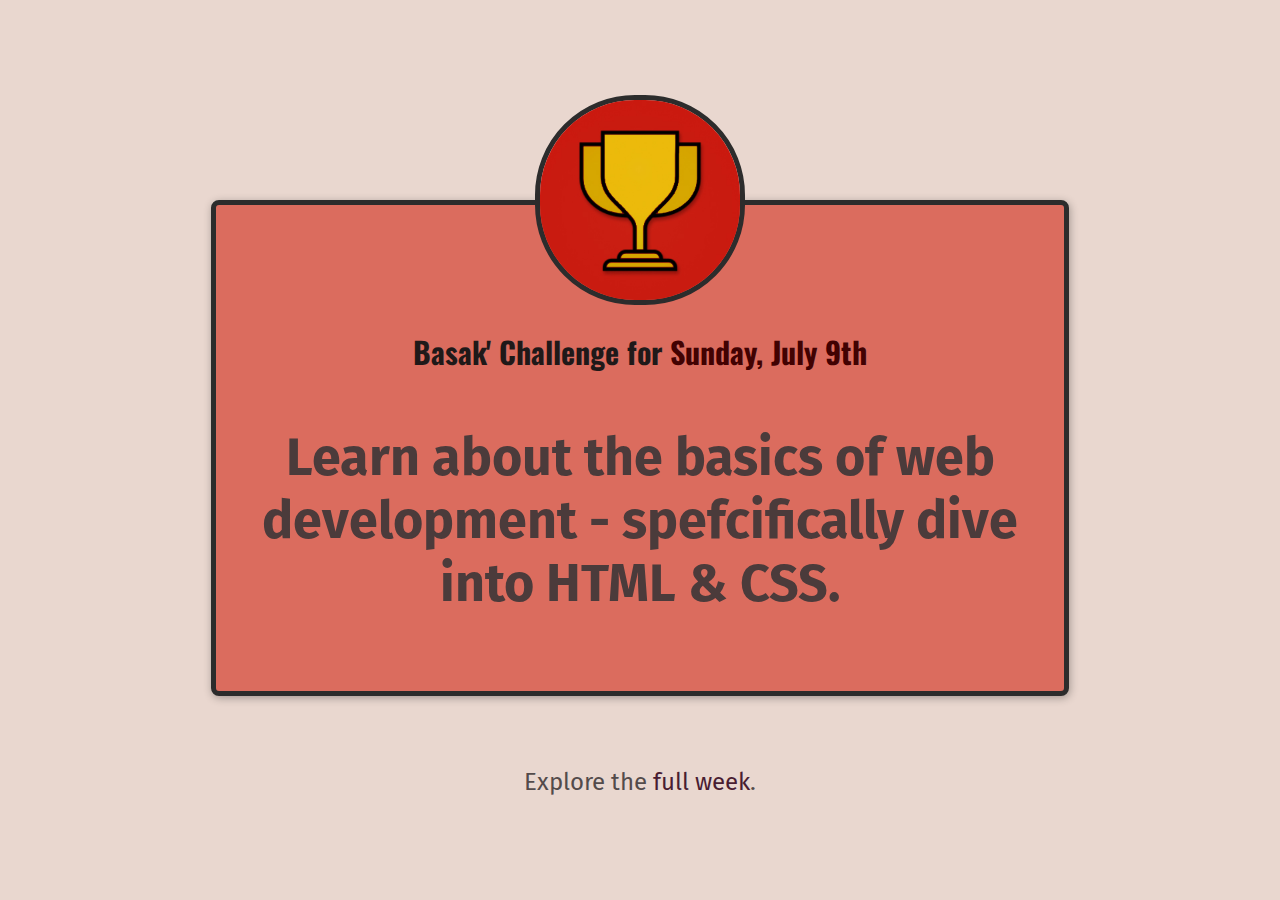
<file: index.html>
<!DOCTYPE html>
<html>
  <head>
    <meta charset="UTF-8" />
    <link rel="preconnect" href="https://fonts.googleapis.com" />
    <link rel="preconnect" href="https://fonts.gstatic.com" crossorigin />
    <link
      href="https://fonts.googleapis.com/css2?family=Fira+Sans:wght@400;700&family=Oswald:wght@700&display=swap"
      rel="stylesheet"
    />
    <link rel="stylesheet" href="styles/shared.css" />
    <link rel="stylesheet" href="styles/daily-challenge.css" />
    <title>My Daily Challenge</title>
  </head>
  <body>
    <main>
      <img src="images/challenges-trophy.jpg" alt="A trophy" />
      <h1>Basak' Challenge for <span>Sunday, July 9th</span></h1>
      <p id="todays-challenge">
        Learn about the basics of web development - spefcifically dive into HTML
        & CSS.
      </p>
    </main>
    <footer>
      <p>
        Explore the
        <a href="full-week.html">full week</a>.
      </p>
    </footer>
  </body>
</html>
</file>
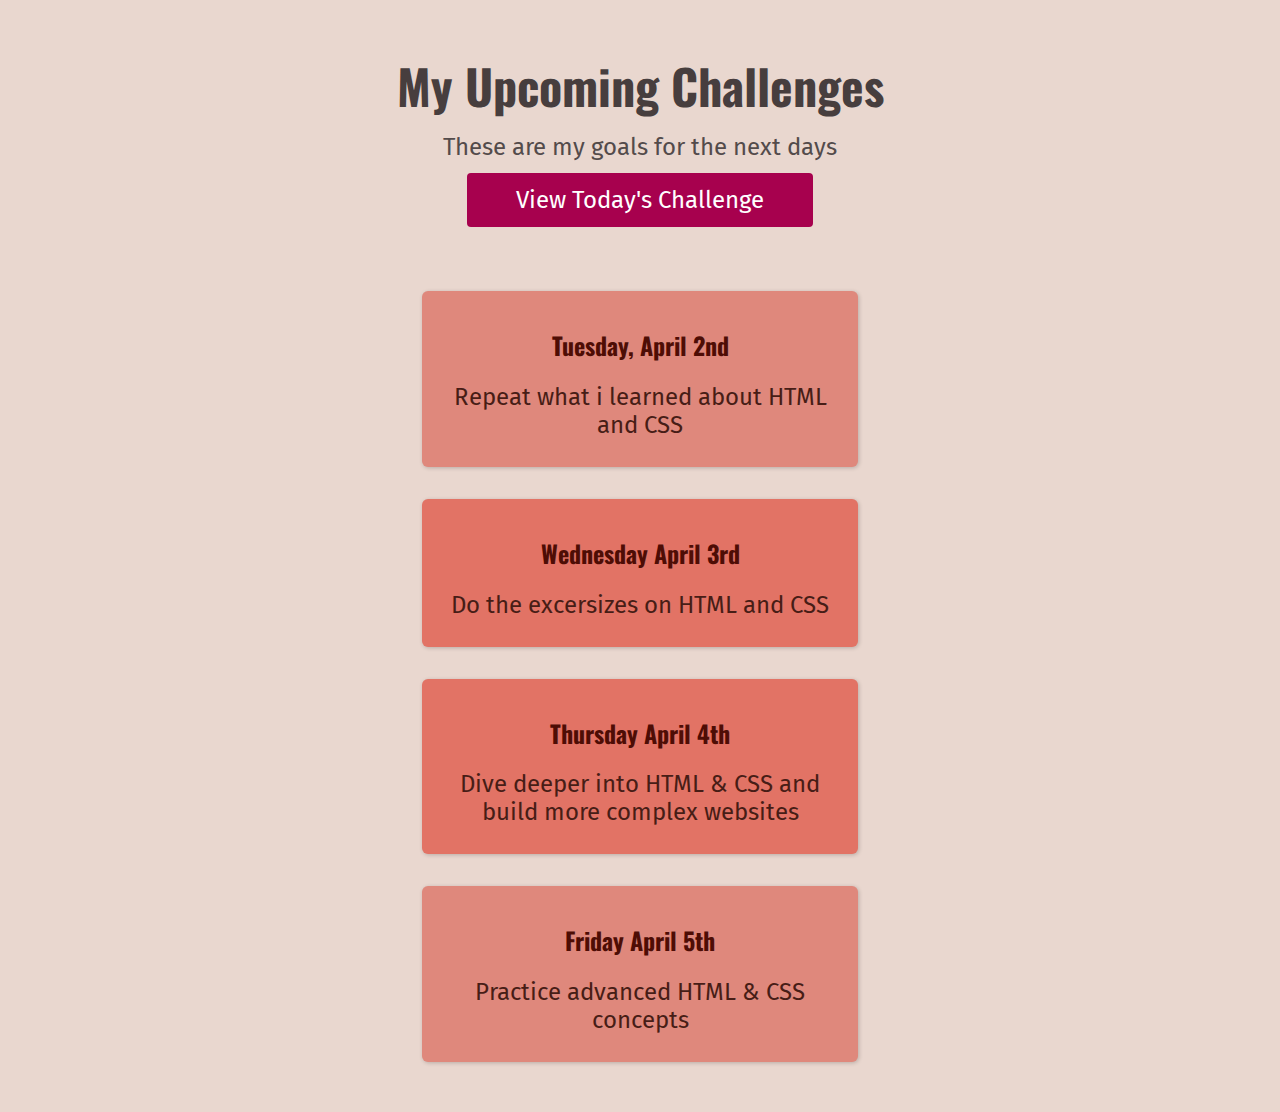
<file: full-week.html>
<!DOCTYPE html>
<html lang="en">
  <head>
    <meta charset="UTF-8" />
    <title>My Upcoming Challenges</title>

    <link rel="preconnect" href="https://fonts.googleapis.com" />
    <link rel="preconnect" href="https://fonts.gstatic.com" crossorigin />
    <link
      href="https://fonts.googleapis.com/css2?family=Fira+Sans:wght@400;700&family=Oswald:wght@700&display=swap"
      rel="stylesheet"
    />
    <link rel="stylesheet" href="styles/shared.css" />
    <link rel="stylesheet" href="/styles/full-week.css" />
  </head>
  <body>
    <header>
      <h1>My Upcoming Challenges</h1>
      <p id="description">These are my goals for the next days</p>
      <a href="index.html"> View Today's Challenge</a>
    </header>
    <main>
      <ol>
        <li>
          <h2>Tuesday, April 2nd</h2>
           <p>Repeat what i learned about HTML and CSS</p></li>
        <li class="highlight-goal">
          <h2> Wednesday April 3rd</h2>
        <p>Do the excersizes on HTML and CSS</p>
        </li>
        <li class="highlight-goal">
          <h2>Thursday April 4th</h2>
          <p>Dive deeper into HTML & CSS and build more complex websites</p>
        </li>
        <li>
          <h2>Friday April 5th</h2>
         <p>Practice advanced HTML & CSS concepts </p>
        </li>
      </ol>
    </main>
  </body>
</html>
</file>
<file: styles/shared.css>
body{
    text-align: center;
    background-color: rgb(233, 215, 207);
    color: rgb(83,75,75);
    margin: 50px;
}
h1{
    font-family: "Oswald", sans-serif;

}

p{
    font-family: "Fira Sans", sans-serif;
    font-size: 24px;

}

a{
    font-family: "Fira Sans", sans-serif;
    color: rgb(167, 1, 78);
    text-decoration: none;

}
a:hover {
    text-decoration: underline;
  }
</file>
<file: styles/daily-challenge.css>
main{
  width: 800px;
  margin: 200px auto 72px auto;
  background-color: rgb(219,108,94) ;
  padding: 24px;
  border: 5px solid rgb(44,44,44);
  border-radius: 8px;
  box-shadow: 1px 2px 8px rgba(0, 0, 0, 0.3);
    
}
img {
    width: 200px;
    height: 200px;
    border: 5px solid rgb(44, 44, 44);
    border-radius: 100px;
    margin-top: -134px ;
    
  }
  h1{
    font-size: 30px;
    color: rgb(31, 25, 25);

  }
  a{
    color: rgb(73, 29, 50);
  }
  span{
    color: rgb(66, 2, 2);
  }


#todays-challenge {
  color: rgb(75, 59, 59);
  font-weight: bold;
  font-size: 52px;
  
}
</file>
<file: styles/full-week.css>
header{
    margin-bottom: 64px;
}
h1{
    font-size: 48px;
    color: rgb(71, 62, 62);
    margin: 0;

}
#description{
    margin: 12px 0;
}
/* header p{
    margin-bottom: 36px;
} */
a{
    padding: 12px 48px;
    background-color: rgb(167, 1, 78);
    color: white;
    border: 1px, dashed, rgb(167, 1, 78);
    border-radius: 4px;
    font-size: 24px;
    display: inline-block;
    margin: 0;
  
}
a:hover{
    background-color: rgb(180, 12, 90);
    text-decoration: none;
}
ol{
    list-style: none;
    width: 500px;
    margin: 36px auto 0 auto;
    padding: 0;
   


}
li{
    padding: 16px;
    margin: 32px;
    background-color: rgb(223, 136, 124);
    border-radius: 6px;
    box-shadow: 1px 1px 4px rgb(0, 0, 0, 0.2);
    
} 
h2{
    color: rgb(78, 13, 5);
    font-family: 'Oswald', sans-serif;
}
main p {
    margin: 12px;
    color: rgb(71, 29, 22);

}
.highlight-goal{
    background-color: rgb(226, 115, 101);
}
</file>
